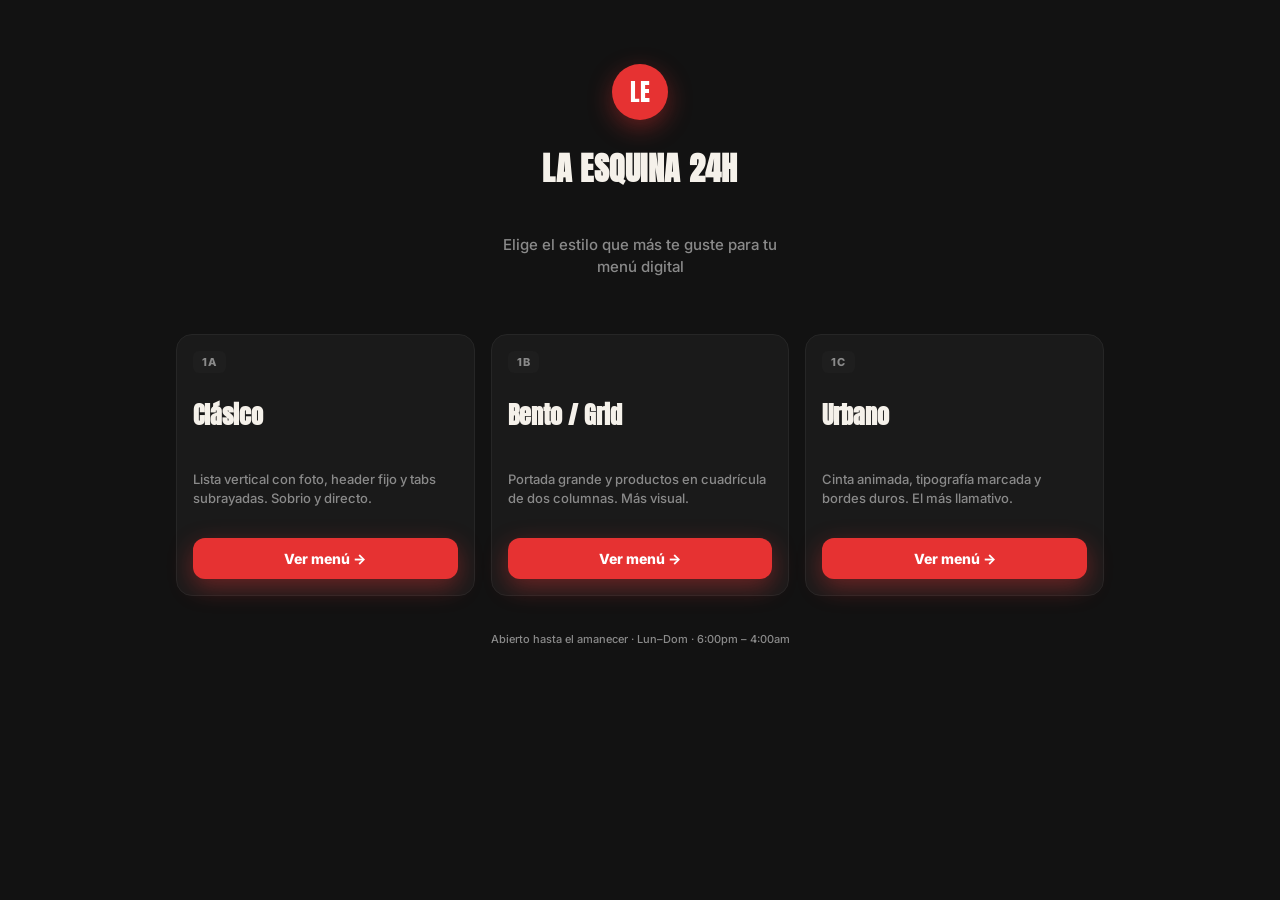
<file: index.html>
<!DOCTYPE html>
<html lang="es">
<head>
  <meta charset="utf-8">
  <meta name="viewport" content="width=device-width, initial-scale=1">
  <title>La Esquina 24H — Elige el estilo de tu menú</title>

  <!-- Tipografías: Anton para títulos, Inter para el resto -->
  <link rel="preconnect" href="https://fonts.googleapis.com">
  <link rel="preconnect" href="https://fonts.gstatic.com" crossorigin>
  <link href="https://fonts.googleapis.com/css2?family=Anton&family=Inter:wght@400;500;600;700;800&display=swap" rel="stylesheet">

  <!-- Variables de diseño compartidas -->
  <link rel="stylesheet" href="css/styles.css">

  <style>
    /* ====== Portada de selección de variaciones ====== */

    body {
      background: var(--color-bg);
      min-height: 100vh;
      display: flex;
      justify-content: center;
    }

    .landing {
      width: 100%;
      max-width: 960px;
      padding: 48px var(--space-lg) 56px;
      display: flex;
      flex-direction: column;
    }

    /* ---- Encabezado con marca ---- */
    .landing__head {
      display: flex;
      flex-direction: column;
      align-items: center;
      text-align: center;
      gap: var(--space-md);
      margin-bottom: 8px;
    }
    .landing__logo {
      width: 56px;
      height: 56px;
      border-radius: var(--radius-pill);
      background: var(--color-accent);
      display: flex;
      align-items: center;
      justify-content: center;
      font-family: var(--font-display);
      color: var(--color-white);
      font-size: 24px;
      box-shadow: var(--shadow-btn);
    }
    .landing__name {
      font-family: var(--font-display);
      color: var(--color-text);
      font-size: 32px;
      letter-spacing: .01em;
      line-height: 1;
    }
    .landing__intro {
      color: var(--color-text-muted);
      font-size: 15px;
      font-weight: 500;
      line-height: 1.5;
      max-width: 30ch;
    }

    /* ---- Tarjetas de variación ---- */
    .cards {
      display: grid;
      grid-template-columns: 1fr;
      gap: var(--space-md);
      margin-top: 32px;
    }
    .card {
      background: var(--color-bg-elevated);
      border: 1px solid var(--color-border);
      border-radius: var(--radius-lg);
      padding: var(--space-lg);
      display: flex;
      flex-direction: column;
      gap: 10px;
    }
    .card__label {
      align-self: flex-start;
      background: var(--color-surface);
      color: var(--color-text-muted);
      font-size: 11px;
      font-weight: 800;
      letter-spacing: .08em;
      text-transform: uppercase;
      padding: 4px 9px;
      border-radius: var(--radius-sm);
    }
    .card__name {
      font-family: var(--font-display);
      color: var(--color-text);
      font-size: 24px;
      line-height: 1;
    }
    .card__desc {
      color: var(--color-text-muted);
      font-size: 13px;
      font-weight: 500;
      line-height: 1.5;
      flex: 1;
    }
    .card__btn {
      margin-top: 6px;
      display: inline-flex;
      align-items: center;
      justify-content: center;
      gap: 6px;
      background: var(--color-accent);
      color: var(--color-white);
      font-weight: 800;
      font-size: 14px;
      text-align: center;
      padding: 12px;
      border-radius: var(--radius-md);
      box-shadow: var(--shadow-btn);
      text-decoration: none;
    }

    /* ---- Pie discreto ---- */
    .landing__foot {
      margin-top: 36px;
      text-align: center;
      color: var(--color-text-muted);
      font-size: 11px;
      font-weight: 500;
    }

    /* ---- Pantallas anchas: tarjetas en fila ---- */
    @media (min-width: 720px) {
      .landing {
        padding-top: 64px;
      }
      .cards {
        grid-template-columns: repeat(3, 1fr);
        gap: var(--space-lg);
      }
    }
  </style>
</head>
<body>
  <main class="landing">

    <!-- Encabezado con marca -->
    <header class="landing__head">
      <div class="landing__logo">LE</div>
      <h1 class="landing__name">LA ESQUINA 24H</h1>
      <p class="landing__intro">Elige el estilo que más te guste para tu menú digital</p>
    </header>

    <!-- Tarjetas: una por variación -->
    <div class="cards">

      <article class="card">
        <span class="card__label">1a</span>
        <h2 class="card__name">Clásico</h2>
        <p class="card__desc">Lista vertical con foto, header fijo y tabs subrayadas. Sobrio y directo.</p>
        <a class="card__btn" href="variaciones/1a-clasico.html">Ver menú →</a>
      </article>

      <article class="card">
        <span class="card__label">1b</span>
        <h2 class="card__name">Bento / Grid</h2>
        <p class="card__desc">Portada grande y productos en cuadrícula de dos columnas. Más visual.</p>
        <a class="card__btn" href="variaciones/1b-bento.html">Ver menú →</a>
      </article>

      <article class="card">
        <span class="card__label">1c</span>
        <h2 class="card__name">Urbano</h2>
        <p class="card__desc">Cinta animada, tipografía marcada y bordes duros. El más llamativo.</p>
        <a class="card__btn" href="variaciones/1c-urbano.html">Ver menú →</a>
      </article>

    </div>

    <p class="landing__foot">Abierto hasta el amanecer · Lun–Dom · 6:00pm – 4:00am</p>

  </main>
</body>
</html>
</file>
<file: css/styles.css>
/* ============================================================
   La Esquina 24H — Variables de diseño compartidas
   Paleta oscura con acento rojo. Tipografías Anton + Inter.
   Reutilizable por todas las variaciones (1a, 1b, 1c...).
   ============================================================ */

:root {
  /* Colores */
  --color-bg:            #121212;
  --color-bg-elevated:   #1a1a1a;
  --color-bg-card:       #1b1b1b;
  --color-surface:       #1e1e1e;
  --color-border:        #262626;
  --color-border-soft:   #232323;
  --color-accent:        #E63232;
  --color-accent-shadow: rgba(230, 50, 50, .4);
  --color-text:          #F5F1EA;
  --color-text-muted:    #8a8a8a;
  --color-text-tab:      #909090;
  --color-white:         #ffffff;
  --color-whatsapp:      #25D366;

  /* Tipografía */
  --font-display: 'Anton', system-ui, sans-serif;
  --font-body:    'Inter', system-ui, sans-serif;

  /* Espaciados */
  --space-xs: 4px;
  --space-sm: 8px;
  --space-md: 12px;
  --space-lg: 16px;
  --space-xl: 20px;
  --space-2xl: 28px;

  /* Radios */
  --radius-sm: 6px;
  --radius-md: 12px;
  --radius-lg: 16px;
  --radius-pill: 50%;

  /* Sombras */
  --shadow-btn: 0 8px 24px var(--color-accent-shadow);

  /* Layout */
  --page-max-width: 440px;
}

/* ============================================================
   Reset ligero
   ============================================================ */

* {
  box-sizing: border-box;
}

html, body {
  margin: 0;
  padding: 0;
}

body {
  background: #0a0a0a;
  font-family: var(--font-body);
  color: var(--color-text);
  -webkit-font-smoothing: antialiased;
}

img {
  display: block;
  max-width: 100%;
}

button {
  font-family: inherit;
  cursor: pointer;
  border: none;
  background: none;
}

/* ============================================================
   Utilidades
   ============================================================ */

/* Oculta la barra de scroll visual sin desactivar el scroll (el
   swipe/arrastre sigue funcionando). Se aplica a contenedores con
   overflow, como el carrusel de tabs. */
.scroll-sin-barra {
  scrollbar-width: none;        /* Firefox */
  -ms-overflow-style: none;     /* Edge / IE */
}
.scroll-sin-barra::-webkit-scrollbar {
  display: none;                /* Chrome / Safari / navegadores móviles */
}

/* ============================================================
   Animaciones de aparición al hacer scroll (las activa js/main.js)
   La clase .reveal solo la añade el JS, así que sin JS nada queda
   oculto. Fade-in + leve desplazamiento hacia arriba.
   ============================================================ */

.reveal {
  opacity: 0;
  transform: translateY(16px);
  transition: opacity .5s ease, transform .5s ease;
  will-change: opacity, transform;
}

.reveal.is-visible {
  opacity: 1;
  transform: none;
}

/* Respeta a quien prefiere menos movimiento */
@media (prefers-reduced-motion: reduce) {
  .reveal {
    opacity: 1;
    transform: none;
    transition: none;
  }
}

/* Header sticky: sombra al quedar fijo arriba (la alterna js/main.js) */
.is-stuck {
  box-shadow: 0 8px 20px rgba(0, 0, 0, .5);
}

/* ============================================================
   Pantallas anchas (tablet / desktop)
   El menú es un marco tipo móvil (max-width 440px) centrado. En
   pantallas más anchas lo destacamos con un anillo + sombra para
   que se lea como algo intencional y no como una tira flotando.
   En móvil no cambia nada.
   ============================================================ */

@media (min-width: 500px) {
  .app {
    box-shadow: 0 0 0 1px var(--color-border), 0 30px 80px rgba(0, 0, 0, .6);
  }
}

/* ============================================================
   Switcher de variaciones (herramienta de previsualización)
   Píldora fija y discreta en la esquina inferior derecha, justo
   encima del CTA, para saltar entre 1a / 1b / 1c y volver a la
   portada sin pisar la marca ni el botón de cada diseño. Anclada
   al ancho del marco para que en escritorio quede pegada a él.
   Cada página marca su botón activo con .is-active.
   ============================================================ */

.switcher {
  position: fixed;
  left: 0;
  right: 0;
  bottom: 80px;
  z-index: 50;
  display: flex;
  justify-content: center;
  pointer-events: none; /* deja pasar el toque salvo en la barra */
}

.switcher__band {
  width: 100%;
  max-width: var(--page-max-width);
  padding: 0 var(--space-lg);
  display: flex;
  justify-content: flex-end;
}

.switcher__bar {
  pointer-events: auto;
  display: inline-flex;
  align-items: center;
  gap: 2px;
  padding: 4px;
  background: rgba(10, 10, 10, .82);
  -webkit-backdrop-filter: blur(8px);
  backdrop-filter: blur(8px);
  border: 1px solid var(--color-border);
  border-radius: var(--radius-md);
  box-shadow: 0 6px 20px rgba(0, 0, 0, .45);
}

.switcher__btn {
  display: flex;
  align-items: center;
  justify-content: center;
  min-width: 28px;
  height: 26px;
  padding: 0 8px;
  border-radius: var(--radius-sm);
  color: var(--color-text-muted);
  font-family: var(--font-body);
  font-size: 12px;
  font-weight: 700;
  text-decoration: none;
}

.switcher__btn--home {
  color: var(--color-text);
  font-weight: 600;
}

.switcher__btn.is-active {
  background: var(--color-accent);
  color: var(--color-white);
}

.switcher__sep {
  width: 1px;
  height: 16px;
  margin: 0 2px;
  background: var(--color-border);
}

/* ============================================================
   Botón flotante de contacto por WhatsApp
   Igual en las 3 variaciones: círculo rojo fijo en la esquina
   inferior derecha, anclado al ancho del marco (como el switcher).
   Reemplaza los botones "Pedir por WhatsApp" de cada diseño.
   ============================================================ */

.wa-fab {
  position: fixed;
  left: 0;
  right: 0;
  bottom: var(--space-lg);
  z-index: 40;
  display: flex;
  justify-content: center;
  pointer-events: none; /* solo el botón recibe eventos */
}

.wa-fab__band {
  width: 100%;
  max-width: var(--page-max-width);
  padding: 0 var(--space-lg);
  display: flex;
  justify-content: flex-end;
}

.wa-fab__btn {
  pointer-events: auto;
  width: 56px;
  height: 56px;
  border-radius: var(--radius-pill);
  background: var(--color-whatsapp);
  color: var(--color-white);
  display: flex;
  align-items: center;
  justify-content: center;
  box-shadow: var(--shadow-btn);
  text-decoration: none;
}

.wa-fab__btn svg {
  width: 30px;
  height: 30px;
  display: block;
  fill: currentColor;
}
</file>
